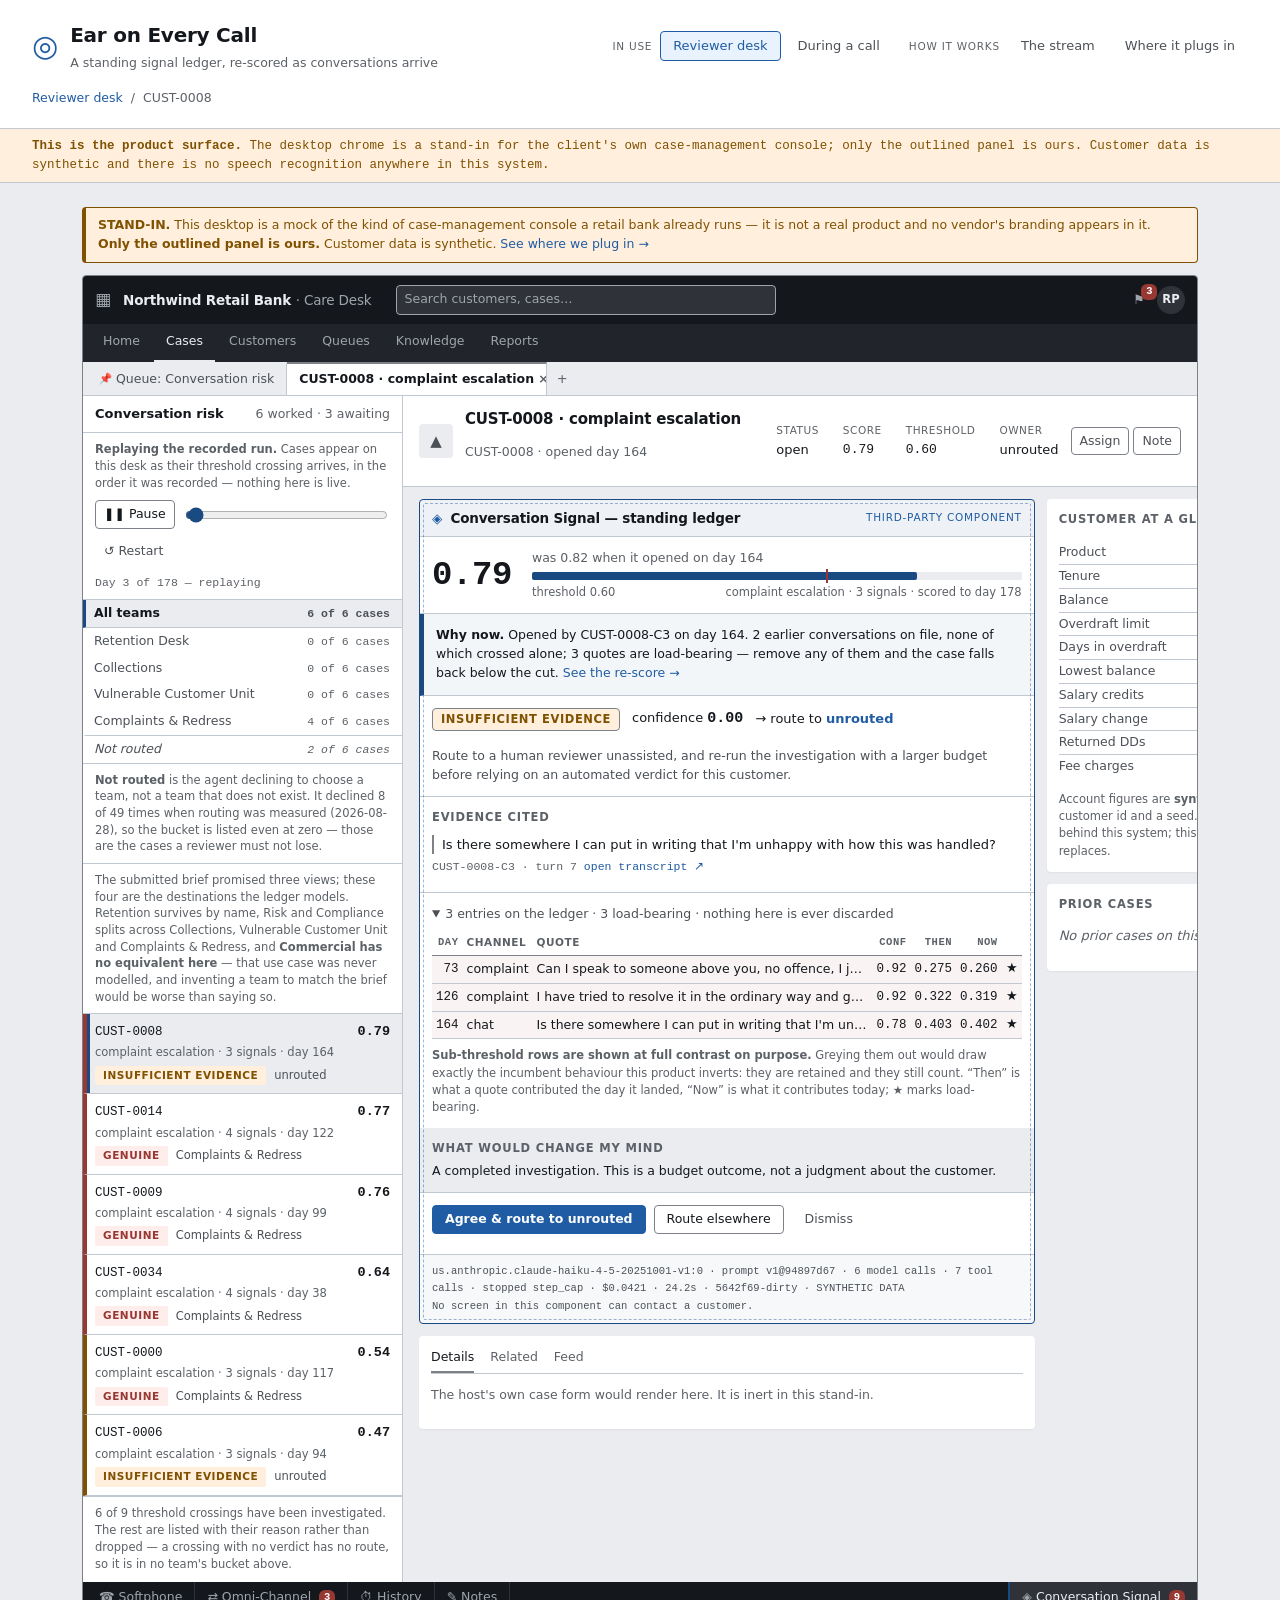
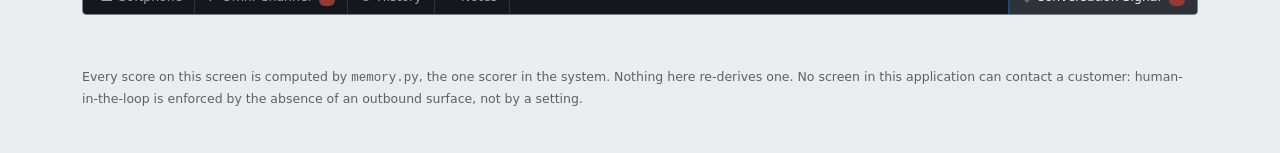
<file: ui/index.html>
<!doctype html>
<html lang="en">
<head>
  <meta charset="utf-8">
  <meta name="viewport" content="width=device-width, initial-scale=1">
  <title>Ear on Every Call — reviewer</title>
  <link rel="stylesheet" href="styles.css">
  <link rel="stylesheet" href="demo.css">
  <link rel="stylesheet" href="console.css">
</head>
<body>
  <!--
    No build step, on purpose. CodeBuild is blocked (W9) and a demo must survive a room with no
    wifi and no toolchain (D-004), so these are static files that open straight from disk.
    `data.js` and `stream.js` are generated by tools/ui_fixture.py and tools/stream_fixture.py;
    a <script src> loads over file:// where a fetch() of a sibling JSON does not.

    Load order is load-bearing. util.js defines the escaping and formatting both screens share;
    the two data files assign their globals; live.js defines the demo screens; app.js routes and
    must be last, because it renders on evaluation.

    Served from `earshot stream --serve` the same files gain a live mode: live.js probes
    /live/meta and, if a server answers, offers an EventSource that paints frames as real Bedrock
    calls produce them. Over file:// that probe fails silently and the recorded replay stands.
  -->
  <header class="topbar">
    <div class="brand">
      <span class="mark" aria-hidden="true">◎</span>
      <div>
        <h1>Ear on Every Call</h1>
        <p class="sub">A standing signal ledger, re-scored as conversations arrive</p>
      </div>
    </div>
    <nav id="mainnav" class="mainnav" aria-label="Sections"></nav>
    <nav id="crumbs" class="crumbs" aria-label="Breadcrumb"></nav>
  </header>

  <!-- Provenance, always on screen. A screenshot outlives the caveat someone says next to it. -->
  <div id="provenance" class="provenance" role="note"></div>

  <main id="view" class="view" tabindex="-1"></main>

  <footer class="foot">
    <p>
      Every score on this screen is computed by <code>memory.py</code>, the one scorer in the
      system. Nothing here re-derives one. No screen in this application can contact a customer:
      human-in-the-loop is enforced by the absence of an outbound surface, not by a setting.
    </p>
  </footer>

  <script src="util.js"></script>
  <script src="data.js"></script>
  <script src="stream.js"></script>
  <script src="live.js"></script>
  <script src="console.js"></script>
  <script src="app.js"></script>
</body>
</html>
</file>
<file: ui/styles.css>
/* The design system, and the explanatory screens: the stream, the retro re-score, the
 * transcript, the deployment map.
 *
 * `console.css` styles the *product* half — our panel inside a stand-in of the client's desktop —
 * and these two are deliberately siblings rather than twins. The console is dense chrome a bank
 * employee lives in; these are a documented argument about why the numbers on it are true. One
 * type scale, one radius, one spacing rhythm, one neutral ramp, one set of semantic colours.
 * Quieter surfaces here, denser body type there.
 *
 * ---------------------------------------------------------------------------------------------
 * THE NEUTRAL RAMP is generated, not picked. Sixteen steps at a fixed hue (255°) and a low, near
 * constant chroma (0.012, tapered to 0 at pure white so the lightest step is not visibly blue),
 * with OKLCH lightness stepping evenly from 0.150 to 1.000 — L(i) = 0.15 + i × (0.85 / 15). Even
 * steps in OKLCH are even steps to the eye, which is what arbitrary greys are not: `#171b21` next
 * to `#1e242c` is two colours from two different afternoons, and it reads that way. Emitted as
 * hex rather than left as `oklch()` because this page opens from `file://` on a laptop nobody
 * controls, and a colour is not the place to spend a browser-support argument.
 *
 * Both themes index into the SAME ramp. Light takes 15/14/13 for its surfaces and 01/05/06 for
 * its inks; dark takes 00/01/02 and 14/11/09. That is what makes the two themes one design rather
 * than a design and its inversion.
 *
 * SEMANTIC COLOURS are generated the same way: one OKLCH lightness per theme (0.475 light, 0.780
 * dark) held across all four hues — accent 255°, ok 155°, warn 72°, bad 27° — so no state shouts
 * over another. `--x-soft` is the same hue at L 0.960 / 0.262.
 *
 * ELEVATION IS SURFACE, NOT OUTLINE. Three surfaces, one ramp step apart, plus `--edge`: a
 * one-pixel inset top highlight in dark, a barely-there drop shadow in light. Hairlines separate
 * rows inside one surface; they are not how a box proves it is a box.
 *
 * ACCENT vs ACCENT-INK is load-bearing. `--accent` is the tenant's identity colour and
 * `console.js` / `live.js` override it inline per deployment, so it can be any hex a client hands
 * us — it draws seams, stripes, fills and marks, and is gated at 3:1 as a UI boundary.
 * `--accent-ink` is the accent-coloured TEXT colour and is never overridden, because no single
 * hue clears 4.5:1 against both white and near-black and a client's brand colour cannot be asked
 * to. `--on-accent` is what sits on top of an `--accent-ink` fill.
 *
 * `node ui/contrast.mjs` re-derives every foreground/background pair these tokens are actually
 * used in, from this file and `console.css`, and fails below 4.5:1 for text or 3:1 for a UI
 * boundary. Change a colour here and run it.
 * --------------------------------------------------------------------------------------------- */

:root {
  /* ---- neutral ramp: OKLCH(L, 0.012, 255), L = 0.15 + i × 0.85/15 -------------------------- */
  --n-00: #080b10;
  --n-01: #14181d;
  --n-02: #21252b;
  --n-03: #2f3339;
  --n-04: #3d4248;
  --n-05: #4c5157;
  --n-06: #5c6167;
  --n-07: #6c7178;
  --n-08: #7c8288;
  --n-09: #8d939a;
  --n-10: #9fa4ab;
  --n-11: #b0b6bd;
  --n-12: #c2c8cf;
  --n-13: #d6dae0;
  --n-14: #eaecf0;
  --n-15: #ffffff;

  /* ---- surfaces, inks, rules (light) -------------------------------------------------------- */
  --bg: var(--n-14);
  --panel: var(--n-15);
  --panel-2: var(--n-13);   /* an inset FILL: bar tracks, code, quote grounds. Not a text ground. */
  --hi: var(--n-14);        /* hover / selected surface */
  --ink: var(--n-01);
  --ink-2: var(--n-05);
  --ink-3: var(--n-06);
  --line: var(--n-12);          /* decorative rule between rows of one surface */
  --line-strong: var(--n-08);   /* a boundary that identifies a control or a region */
  --edge: 0 1px 2px rgba(8, 11, 16, 0.05);

  /* ---- semantic: OKLCH(0.475, 0.130, h), soft at OKLCH(0.960, 0.030, h) ---------------------- */
  --accent: #205ca3;        /* identity. Overridden per tenant, inline. Never carries text. */
  --accent-ink: #205ca3;    /* accent-coloured text. Ours, never overridden. */
  --on-accent: #ffffff;     /* text on an --accent-ink fill */
  /* The tenant colour, pushed until it can be seen against the surface it is drawn on: toward
     black in light, toward white in dark. The correction is monotone — it always moves away from
     the ground — so it works for any hex a client hands us, which the raw `--accent` does not.
     Every boundary and every graphical mark drawn in the client's colour uses this. */
  --accent-edge: color-mix(in srgb, var(--accent) 80%, #000000);
  --accent-soft: #e9f3ff;
  --ok: #006f3d;
  --ok-soft: #e3f8e9;
  --warn: #7f5100;
  --warn-soft: #ffefdc;
  --bad: #983832;
  --bad-soft: #ffedeb;
  --on-state: #ffffff;      /* text on a solid --ok / --warn / --bad fill */
  --focus: var(--accent-ink);

  /* ---- type: one scale, both halves --------------------------------------------------------- */
  --fs-1: 10.5px;   /* micro caps — badges, field labels, provenance */
  --fs-2: 11.5px;   /* dense meta */
  --fs-3: 12.5px;   /* secondary text and notes */
  --fs-4: 13px;     /* console body — the denser half */
  --fs-5: 13.5px;   /* document body */
  --fs-6: 15px;     /* card and section titles */
  --fs-7: 17px;     /* screen title */
  --fs-8: 20px;     /* page title */
  --fs-9: 30px;     /* the mark */
  --fs-10: 34px;    /* the one big score */
  --lh: 1.55;
  --tr-tight: -0.012em;   /* large text pulls in */
  --tr-caps: 0.07em;      /* small caps open out */
  --tr-caps-2: 0.05em;

  /* ---- rhythm: one 4px base ----------------------------------------------------------------- */
  --s-0: 2px;
  --s-1: 4px;
  --s-2: 8px;
  --s-3: 12px;
  --s-4: 16px;
  --s-5: 20px;
  --s-6: 24px;
  --s-7: 32px;
  --s-8: 40px;

  --radius-sm: 2px;
  --radius: 4px;
  --radius-lg: 6px;

  /* Local stacks only. This page opens from disk with no network; a webfont request that fails
     silently in the room is not a font choice, it is a bug with a fallback. */
  --mono: ui-monospace, "SFMono-Regular", "Cascadia Mono", Menlo, Consolas, monospace;
  --sans: system-ui, -apple-system, "Segoe UI Variable Text", "Segoe UI", Roboto, "Helvetica Neue",
    Arial, sans-serif;
}

@media (prefers-color-scheme: dark) {
  :root {
    --bg: var(--n-00);
    --panel: var(--n-01);
    --panel-2: var(--n-02);
    --hi: var(--n-02);
    --ink: var(--n-14);
    --ink-2: var(--n-11);
    --ink-3: var(--n-09);
    --line: var(--n-03);
    --line-strong: var(--n-07);
    /* Dark elevation is a lit top edge, not an outline and not a drop shadow: a raised surface in
       a dark room catches light on its lip. One pixel, 4.5% white. */
    --edge: inset 0 1px 0 rgba(255, 255, 255, 0.045);

    --accent: #8cbaf7;
    --accent-ink: #8cbaf7;
    --on-accent: var(--n-00);
    --accent-edge: color-mix(in srgb, var(--accent) 80%, #ffffff);
    --accent-soft: #182536;
    --ok: #82cb9b;
    --ok-soft: #152a1d;
    --warn: #dfad6d;
    --warn-soft: #2f2210;
    --bad: #f19f95;
    --bad-soft: #341e1b;
    --on-state: var(--n-00);
  }
}

* { box-sizing: border-box; }

body {
  margin: 0;
  background: var(--bg);
  color: var(--ink);
  font-family: var(--sans);
  font-size: var(--fs-5);
  line-height: var(--lh);
  -webkit-font-smoothing: antialiased;
}

/* A reviewer console is a keyboard tool. The ring is the accent-ink at full strength with an
   offset, so it reads against a row fill as well as against a panel, in both themes. */
:focus-visible {
  outline: 2px solid var(--focus);
  outline-offset: 2px;
}

/* ---- chrome -------------------------------------------------------------------- */

.topbar {
  display: flex;
  flex-wrap: wrap;
  gap: var(--s-4);
  align-items: center;
  justify-content: space-between;
  padding: var(--s-5) var(--s-7);
  background: var(--panel);
  border-bottom: 1px solid var(--line);
  box-shadow: var(--edge);
}

.brand { display: flex; align-items: center; gap: var(--s-3); }
.mark { font-size: var(--fs-9); color: var(--accent-ink); line-height: 1; }
.topbar h1 { margin: 0; font-size: var(--fs-8); letter-spacing: var(--tr-tight); font-weight: 600; }
.sub { margin: var(--s-0) 0 0; color: var(--ink-3); font-size: var(--fs-3); }

.crumbs {
  display: flex; gap: var(--s-2); align-items: center;
  font-size: var(--fs-3); color: var(--ink-3);
}
.crumbs a { color: var(--accent-ink); text-decoration: none; }
.crumbs a:hover { text-decoration: underline; }

.provenance {
  padding: var(--s-2) var(--s-7);
  background: var(--warn-soft);
  border-bottom: 1px solid var(--line);
  color: var(--warn);
  font-family: var(--mono);
  font-size: var(--fs-3);
  font-variant-numeric: tabular-nums;
  line-height: 1.5;
}
.provenance strong { font-weight: 700; }

.view { padding: var(--s-6) var(--s-7) var(--s-8); max-width: 1180px; margin: 0 auto; }
/* Routing focuses #view programmatically so a screen reader lands on the new screen. That is not
   a keyboard focus and must not draw a ring; a real tab into it still does. */
.view:focus { outline: none; }
.view:focus-visible { outline: 2px solid var(--focus); outline-offset: -2px; }

.foot {
  padding: 0 var(--s-7) var(--s-7);
  max-width: 1180px;
  margin: 0 auto;
  color: var(--ink-3);
  font-size: var(--fs-3);
}
.foot code { font-family: var(--mono); }

/* ---- shared -------------------------------------------------------------------- */

h2 {
  font-size: var(--fs-6); margin: 0 0 var(--s-1);
  letter-spacing: var(--tr-tight); font-weight: 600;
}
h3 {
  font-size: var(--fs-2); margin: 0 0 var(--s-2);
  text-transform: uppercase; letter-spacing: var(--tr-caps);
  color: var(--ink-3); font-weight: 600;
}
.lede { margin: 0 0 var(--s-5); color: var(--ink-2); max-width: 74ch; }

.panel {
  background: var(--panel);
  border: 1px solid var(--line);
  border-radius: var(--radius);
  padding: var(--s-4);
  margin-bottom: var(--s-4);
  box-shadow: var(--edge);
}

.grid { display: grid; gap: var(--s-4); grid-template-columns: repeat(auto-fit, minmax(280px, 1fr)); }

.kv {
  display: grid; grid-template-columns: max-content 1fr;
  gap: var(--s-1) var(--s-4); font-size: var(--fs-5);
}
.kv dt { color: var(--ink-3); }
.kv dd { margin: 0; font-family: var(--mono); font-variant-numeric: tabular-nums; }

.badge {
  display: inline-block;
  padding: var(--s-0) var(--s-2);
  border-radius: var(--radius-sm);
  text-transform: uppercase;
  font-size: var(--fs-1);
  font-weight: 700;
  letter-spacing: var(--tr-caps-2);
  white-space: nowrap;
}
.badge.ok { background: var(--ok-soft); color: var(--ok); }
.badge.warn { background: var(--warn-soft); color: var(--warn); }
.badge.bad { background: var(--bad-soft); color: var(--bad); }
/* `--ink-2`, not `--ink-3`: a muted badge sits on an inset fill and still has to be read. */
.badge.mute { background: var(--panel-2); color: var(--ink-2); }

/* Numbers align or they are not a column. Applied by class where a number is inline, and on the
   table, list and meter elements wherever numbers sit under each other. */
.num { font-family: var(--mono); font-variant-numeric: tabular-nums; }

/* ---- the ranked queue ---------------------------------------------------------- */

.table-wrap { overflow-x: auto; }
table {
  border-collapse: collapse; width: 100%;
  font-size: var(--fs-5); font-variant-numeric: tabular-nums;
}
th, td { text-align: left; padding: var(--s-2) var(--s-3); border-bottom: 1px solid var(--line); }
th {
  font-size: var(--fs-2);
  text-transform: uppercase;
  letter-spacing: var(--tr-caps-2);
  color: var(--ink-3);
  font-weight: 600;
  white-space: nowrap;
}
tbody tr { cursor: pointer; }
tbody tr:hover { background: var(--hi); }
td.right, th.right { text-align: right; }

.score { display: flex; align-items: center; gap: var(--s-2); justify-content: flex-end; }
.bar { width: 66px; height: 6px; border-radius: var(--radius-sm); background: var(--panel-2); overflow: hidden; }
.bar > i { display: block; height: 100%; background: var(--accent-edge); }

/* ---- evidence chain and the retro beat ------------------------------------------ */

.quote {
  margin: 0;
  padding: var(--s-2) var(--s-3);
  border-left: 3px solid var(--accent-edge);
  background: var(--panel-2);
  border-radius: 0 var(--radius) var(--radius) 0;
  font-size: var(--fs-5);
}
.quote cite {
  display: block; margin-top: var(--s-1);
  color: var(--ink-2); font-size: var(--fs-3); font-style: normal; font-family: var(--mono);
}

.chain { list-style: none; margin: 0; padding: 0; }
.chain li { padding: var(--s-3) 0; border-bottom: 1px solid var(--line); }
.chain li:last-child { border-bottom: 0; }
.chain .head {
  display: flex; flex-wrap: wrap; gap: var(--s-2);
  align-items: baseline; margin-bottom: var(--s-2);
}
.chain .day {
  font-family: var(--mono); font-size: var(--fs-3);
  color: var(--ink-3); font-variant-numeric: tabular-nums;
}

.retro {
  display: flex; align-items: center; gap: var(--s-2); flex-wrap: wrap;
  font-family: var(--mono); font-size: var(--fs-3); font-variant-numeric: tabular-nums;
}
.retro .then { color: var(--ink-3); }
.retro .arrow { color: var(--ink-3); }
.retro .now { color: var(--ink); font-weight: 600; }
.retro .delta.up { color: var(--ok); }
.retro .delta.flat { color: var(--ink-3); }

.track {
  position: relative; height: 8px; border-radius: var(--radius);
  background: var(--panel-2); margin: var(--s-2) 0 var(--s-0);
}
.track > .then-mark, .track > .now-mark { position: absolute; top: -3px; width: 2px; height: 14px; }
.track > .then-mark { background: var(--ink-3); }
.track > .now-mark { background: var(--accent-edge); }
.track > .span { position: absolute; top: 0; height: 8px; background: var(--accent-soft); }
.track > .cut { position: absolute; top: -4px; width: 2px; height: 16px; background: var(--bad); }

.note { color: var(--ink-3); font-size: var(--fs-3); margin: var(--s-3) 0 0; max-width: 78ch; }

/* ---- transcript ------------------------------------------------------------------ */

.turns { list-style: none; margin: 0; padding: 0; }
.turns li {
  display: grid; grid-template-columns: 90px 1fr; gap: var(--s-3);
  padding: var(--s-2); border-radius: var(--radius);
}
.turns li.cited { background: var(--accent-soft); }
.turns .who {
  color: var(--ink-3); font-family: var(--mono); font-size: var(--fs-2);
  text-transform: uppercase; letter-spacing: var(--tr-caps-2);
}

/* ---- steps ------------------------------------------------------------------------ */

.steps {
  list-style: none; margin: 0; padding: 0;
  font-family: var(--mono); font-size: var(--fs-3); font-variant-numeric: tabular-nums;
}
.steps li {
  display: grid; grid-template-columns: 26px 62px 1fr; gap: var(--s-2);
  padding: var(--s-1) 0; border-bottom: 1px solid var(--line);
}
.steps li:last-child { border-bottom: 0; }
.steps .kind { color: var(--accent-ink); }

.empty { color: var(--ink-3); font-style: italic; }

a.plain { color: var(--accent-ink); text-decoration: none; }
a.plain:hover { text-decoration: underline; }

@media (max-width: 640px) {
  .topbar, .provenance, .view, .foot { padding-left: var(--s-4); padding-right: var(--s-4); }
  .turns li { grid-template-columns: 1fr; gap: var(--s-0); }
}
</file>
<file: ui/demo.css>
/* The explanatory half: the two-group nav, the arrival stream, and the deployment map.
 *
 * Three stylesheets, and the split is not filing. `console.css` is the *product* — our panel
 * inside a stand-in of the client's desktop, dense chrome someone works in all day. `styles.css`
 * holds the design system (ramp, semantic colours, type scale, spacing rhythm, radii) and the
 * document screens. This file holds the stream, which is the one screen that deliberately MOVES:
 * rows slide when the queue re-ranks and transcript turns reveal as they arrive, because the
 * motion is the argument. Nothing in the console animates, and keeping the two in one file is how
 * a transition ends up on a table nobody wanted one on.
 *
 * Every token comes from `styles.css`, which loads first. Nothing here defines a colour, a size
 * or a spacing value of its own. `--accent` is re-pointed per deployment by an inline style, so
 * it is used for fills, marks and identity bands only; accent-coloured TEXT is `--accent-ink`,
 * which is ours and contrast-checked. See the header of `styles.css`.
 */

.mainnav { display: flex; gap: var(--s-1); }
.navlink {
  padding: var(--s-1) var(--s-3);
  border-radius: var(--radius);
  font-size: var(--fs-4);
  text-decoration: none;
  color: var(--ink-2);
  border: 1px solid transparent;
}
.navlink:hover { background: var(--hi); }
.navlink.on { background: var(--accent-soft); color: var(--accent-ink); border-color: var(--accent-ink); }

.muted { color: var(--ink-3); }
.small { font-size: var(--fs-3); }
.mini {
  font-size: var(--fs-2); text-transform: uppercase; letter-spacing: var(--tr-caps);
  color: var(--ink-3); margin: var(--s-4) 0 var(--s-2);
}
.kv.tight dt, .kv.tight dd { padding: var(--s-0) 0; }

/* ---- portfolio -------------------------------------------------------------------- */

.cards { display: grid; grid-template-columns: repeat(auto-fit, minmax(300px, 1fr)); gap: var(--s-4); }
/* The one place a tenant's own colour appears in the document half: an identity band, no text. */
.tenant-card { border-top: 3px solid var(--accent-edge); }
.tenant-head { display: flex; gap: var(--s-3); align-items: flex-start; }
.tenant-head h3 { margin: 0; }
.tenant-card .dot,
.pill .dot {
  width: 10px; height: 10px; border-radius: 50%;
  background: var(--accent-edge); flex: none; margin-top: var(--s-1);
}
.book { color: var(--ink-2); font-size: var(--fs-5); margin: var(--s-2) 0 var(--s-3); }

.teams { list-style: none; margin: 0; padding: 0; }
.teams li {
  display: grid; grid-template-columns: 1fr 90px 28px;
  gap: var(--s-2); align-items: center; padding: var(--s-1) 0; font-size: var(--fs-4);
}
.team-bar { height: 6px; border-radius: var(--radius-sm); background: var(--panel-2); overflow: hidden; }
.team-bar > i { display: block; height: 100%; background: var(--accent-edge); }
.teams .num { text-align: right; color: var(--ink-2); }

/* ---- the stream ------------------------------------------------------------------- */

.stream { display: flex; flex-direction: column; gap: var(--s-3); }
.stream-head h2 { margin: 0 0 var(--s-1); }

.pills { display: flex; gap: var(--s-2); flex-wrap: wrap; }
.pill {
  display: flex; align-items: center; gap: var(--s-2);
  padding: var(--s-2) var(--s-3); border-radius: var(--radius);
  border: 1px solid var(--line-strong); background: var(--panel);
  text-decoration: none; color: var(--ink-2); font-size: var(--fs-4);
}
.pill.on { border-color: var(--accent-ink); background: var(--accent-soft); color: var(--ink); }
.pill-sub { color: var(--ink-3); font-size: var(--fs-3); }

/* Provenance for the stream sits inside the screen as well as in the page banner. A screenshot
   of the stage is what ends up in someone else's deck, and it has to carry its own caveats — so
   it is bordered in its own colour rather than in a hairline that a crop can lose. */
.prov-inline {
  background: var(--warn-soft);
  color: var(--warn);
  border: 1px solid var(--warn);
  border-left-width: 4px;
  border-radius: var(--radius);
  padding: var(--s-2) var(--s-3);
  font-size: var(--fs-3);
  font-family: var(--mono);
  font-variant-numeric: tabular-nums;
  line-height: 1.7;
}
.prov-inline code { font-size: var(--fs-3); }

.transport {
  display: flex; flex-wrap: wrap; gap: var(--s-2); align-items: center;
  background: var(--panel); border: 1px solid var(--line);
  border-radius: var(--radius); padding: var(--s-2) var(--s-3);
  box-shadow: var(--edge);
}
.tbtn {
  font: inherit; font-size: var(--fs-4);
  padding: var(--s-1) var(--s-3); border-radius: var(--radius);
  border: 1px solid var(--line-strong); background: var(--panel);
  color: var(--ink); cursor: pointer;
}
.tbtn:hover { background: var(--hi); border-color: var(--accent-ink); }
.tbtn.small { font-size: var(--fs-3); padding: var(--s-0) var(--s-2); }
.tbtn.on { background: var(--accent-soft); color: var(--accent-ink); border-color: var(--accent-ink); }
.tbtn.live-btn {
  margin-left: auto; background: var(--bad-soft);
  color: var(--bad); border-color: var(--bad);
}
.speeds { display: flex; gap: var(--s-1); }
.scrub { flex: 1 1 220px; min-width: 160px; accent-color: var(--accent-ink); }
.pos { font-family: var(--mono); font-size: var(--fs-3); color: var(--ink-3); font-variant-numeric: tabular-nums; }
.badge.live { animation: pulse 1.4s ease-in-out infinite; }

@keyframes pulse { 0%, 100% { opacity: 1; } 50% { opacity: .45; } }

.stage { display: grid; grid-template-columns: 1.15fr 1fr 1.1fr; gap: var(--s-3); align-items: start; }
@media (max-width: 1100px) { .stage { grid-template-columns: 1fr; } }

/* The call panel. Turns reveal on a staggered CSS delay rather than a JS timer: it restarts
   cleanly on every frame, survives a scrub backwards, and cannot leak an interval on a route
   change. What is being reproduced is the arrival of a transcript, never an audio pipeline --
   there is no speech recognition in this system and no waveform is drawn anywhere. */
.call .turns.live li {
  position: relative;
  animation: rise .32s ease both;
  animation-delay: calc(var(--k) * 55ms);
  font-size: var(--fs-5);
  grid-template-columns: 72px 1fr;
}
.call .turns.live li.hit { background: var(--bad-soft); }
.call .flag {
  grid-column: 2;
  font-family: var(--mono); font-size: var(--fs-2);
  color: var(--bad); text-transform: uppercase; letter-spacing: var(--tr-caps-2);
  margin-top: var(--s-1);
}
@keyframes rise {
  from { opacity: 0; transform: translateY(6px); }
  to { opacity: 1; transform: none; }
}

.readbar {
  display: flex; justify-content: space-between; gap: var(--s-3); flex-wrap: wrap;
  margin-top: var(--s-3); padding-top: var(--s-2); border-top: 1px solid var(--line);
  font-family: var(--mono); font-size: var(--fs-3); color: var(--ink-3);
  font-variant-numeric: tabular-nums;
}

/* The ledger panel: one meter, two marks -- what the customer scored before this conversation
   landed and what they score after it -- with the threshold drawn on the same axis. "Crossed"
   is then something a viewer sees rather than something a caption asserts. */
.scoremeter { margin: var(--s-3) 0 var(--s-2); }
.meter {
  position: relative; height: 20px; border-radius: var(--radius-sm);
  background: var(--panel-2); overflow: hidden;
}
.meter > .fill {
  position: absolute; inset: 0 auto 0 0; background: var(--accent-edge);
  transition: width .5s cubic-bezier(.2,.7,.2,1);
}
.meter > .was { position: absolute; inset: 0 auto 0 0; background: var(--ink-3); }
.meter > .cut { position: absolute; top: -2px; width: 3px; height: 26px; background: var(--bad); }
.meterlabels {
  display: flex; justify-content: space-between; gap: var(--s-2); margin-top: var(--s-1);
  font-family: var(--mono); font-size: var(--fs-3); color: var(--ink-3);
  font-variant-numeric: tabular-nums;
}
.meterlabels .big { font-size: var(--fs-7); color: var(--ink); font-weight: 700; }
.meterlabels .delta.up { color: var(--ok); }

.crossbanner {
  margin: var(--s-3) 0 var(--s-1); padding: var(--s-3);
  border-radius: var(--radius);
  background: var(--bad-soft); color: var(--bad);
  border: 1px solid var(--bad); border-left-width: 4px;
  font-weight: 700; font-size: var(--fs-5);
  animation: flash .5s ease;
}
.crossbanner .sub { display: block; margin-top: var(--s-1); font-weight: 400; font-size: var(--fs-3); }
@keyframes flash {
  from { transform: scale(.985); opacity: .3; }
  to { transform: none; opacity: 1; }
}

/* The live board. Rows are absolutely positioned and moved by transform, so a re-rank slides.
   Re-ranking is the beat being demonstrated, and an innerHTML swap makes it invisible. */
.boardrows { position: relative; transition: height .4s ease; }
.boardrow {
  position: absolute; left: 0; right: 0; height: 40px;
  display: grid; grid-template-columns: 88px 1fr 90px 52px 68px;
  gap: var(--s-2); align-items: center;
  padding: 0 var(--s-2); border-radius: var(--radius);
  font-size: var(--fs-3); font-variant-numeric: tabular-nums;
  transition: transform .45s cubic-bezier(.2,.7,.2,1), background .3s;
}
.boardrow .cid, .boardrow .num { font-family: var(--mono); }
.boardrow .sig {
  color: var(--ink-3); overflow: hidden;
  text-overflow: ellipsis; white-space: nowrap;
}
.boardrow .state {
  font-size: var(--fs-2); color: var(--ink-3); text-align: right;
  text-transform: uppercase; letter-spacing: var(--tr-caps-2);
}
.boardrow .bar { position: relative; width: 100%; height: 7px; }
.boardrow .bar > i { transition: width .45s ease; }
.boardrow .bar > .cut {
  position: absolute; top: -2px; width: 2px; height: 11px; background: var(--bad);
}
.boardrow.touched { background: var(--accent-soft); }
.boardrow.over .num { color: var(--bad); font-weight: 700; }
.boardrow.open { background: var(--bad-soft); }
.boardrow.open .state { color: var(--bad); }

.ticker {
  display: flex; flex-wrap: wrap; gap: var(--s-6);
  background: var(--panel); border: 1px solid var(--line);
  border-radius: var(--radius); padding: var(--s-3) var(--s-4);
  font-size: var(--fs-3); color: var(--ink-3);
  box-shadow: var(--edge);
}
.ticker b {
  font-family: var(--mono); font-size: var(--fs-6); color: var(--ink);
  margin-right: var(--s-1); font-variant-numeric: tabular-nums;
}

.decided { list-style: none; margin: 0; padding: 0; }
.decided li { border-bottom: 1px solid var(--line); }
.decided li:last-child { border-bottom: 0; }
.decided a, .decided li.livecase {
  display: flex; flex-wrap: wrap; gap: var(--s-3); align-items: center;
  padding: var(--s-2) var(--s-1); text-decoration: none; color: inherit;
}
.decided a:hover { background: var(--hi); }
.decided .cid { font-family: var(--mono); }
.decided .team { color: var(--accent-ink); font-size: var(--fs-4); }
.decided .muted { font-size: var(--fs-3); font-family: var(--mono); }

/* The two-group nav: "In use", then "How it works". The group label is what makes the split
   legible -- without it the four links read as one undifferentiated menu, and the framing of the
   whole demo (this is the product; this is why it is true) is lost. */
.navgroup {
  align-self: center;
  margin: 0 var(--s-1) 0 var(--s-3);
  font-size: var(--fs-1);
  text-transform: uppercase;
  letter-spacing: var(--tr-caps);
  color: var(--ink-3);
}
.navgroup:first-child { margin-left: 0; }
.mainnav { align-items: center; flex-wrap: wrap; }

/* Motion here is functional -- it reproduces arrival order and re-ranking, which are the two
   things being demonstrated. It is still motion, and someone who has asked their system not to
   animate must see every row and every rank. */
@media (prefers-reduced-motion: reduce) {
  .call .turns.live li,
  .crossbanner { animation: none; }
  .boardrow,
  .boardrows,
  .meter > .fill,
  .boardrow .bar > i { transition: none; }
  .badge.live { animation: none; }
}
</file>
<file: ui/console.css>
/* The reviewer console: stand-in chrome, and our panel inside it.
 *
 * Every convention here was found documented by two or more enterprise vendors independently,
 * which is what makes it category convention rather than anyone's trade dress: a workspace tab
 * strip for open work items, a split-view list beside a record region, a docked bottom utility
 * bar whose items pop panels upward and persist across tabs, status pills coloured by state, and
 * a 4px coloured left border marking severity on alert rows.
 *
 * What is deliberately NOT here: any vendor logo, wordmark, brand hex or icon set. Salesforce Sans
 * is licensed only for use inside Salesforce; SLDS icon SVGs are CC BY-ND, so recolouring one is
 * plausibly a derivative; Amazon Ember is proprietary. Type is a system stack, marks are text
 * glyphs we drew ourselves, and the seam colour comes from the tenant profile.
 *
 * Density is the point. 13px body, 12px floor (a documented accessibility minimum in Cloudscape),
 * tabular numerals wherever a number appears so columns line up, one 4px corner radius rather
 * than the 10px that reads consumer-SaaS.
 *
 * ---------------------------------------------------------------------------------------------
 * NO TOKEN IS INVENTED HERE. Every colour below indexes the ramp and the semantic set defined in
 * `styles.css`, which is what makes the two halves one design system rather than two stylesheets
 * that happen to agree. The `--c-*` names remain, because they carry the console's own *roles* —
 * chrome is not a panel, a frame surface is not a page background — and scoping them to `.cns`
 * is what keeps the explanatory screens from inheriting a desktop's density.
 *
 * TWO ACCENTS, AND THE SPLIT IS THE POINT.
 *   `--c-seam`  = `var(--accent)`, which `console.js` overrides inline with the tenant's own hex.
 *                 It draws the boundary of our panel and nothing else. A client brand colour is
 *                 whatever the client says it is, so it is never asked to carry text — it is
 *                 gated only as a UI boundary, at 3:1.
 *   `--accent-ink` = ours, per theme, contrast-checked. Every accent-coloured word on the screen.
 *
 * The host chrome is now entirely neutral. Colouring a stand-in of someone else's product with
 * OUR accent was the thing that made the seam hard to see: if the whole desktop is blue, a blue
 * rectangle inside it is not a boundary. The only saturated thing in the client's console is the
 * edge of our panel, which is exactly the claim the screen is making.
 * --------------------------------------------------------------------------------------------- */

.cns {
  /* Console-local ROLES over the shared ramp. Scoped to `.cns` so the explanatory screens keep
     the document density and the two halves of the demo stay visually distinct. */
  --c-chrome: var(--n-01);        /* the host's app bar and utility bar */
  --c-chrome-2: var(--n-02);      /* the host's second nav row */
  --c-chrome-3: var(--n-03);      /* inset controls inside the chrome */
  --c-chrome-line: var(--n-03);   /* a separator between items on the chrome, identifying nothing */
  --c-chrome-ink: var(--n-14);
  --c-chrome-ink-2: var(--n-10);
  /* The chrome strips are dark in BOTH themes, so a theme-swapped `--bad` goes near-maroon on
     them in light mode. These two are fixed: same hue as `--bad`, at a lightness that reads on a
     dark bar and still carries a white label. */
  --c-chrome-bad: #c54e45;
  --c-chrome-live: #f19f95;
  --c-surface: var(--n-14);       /* the workspace ground the record region sits on */
  --c-panel: var(--n-15);         /* a card, a list, a record */
  --c-hi: var(--n-14);            /* hover and selection */
  --c-ink: var(--n-01);
  --c-ink-2: var(--n-05);
  --c-ink-3: var(--n-06);
  --c-line: var(--n-12);          /* a rule between rows of one surface */
  --c-line-strong: var(--n-08);   /* a boundary that identifies a control or a region */
  --c-seam: var(--accent-edge);   /* tenant identity — boundaries only, never text */
  --c-radius: var(--radius);      /* one radius across both halves */
  --c-mono: var(--mono);

  font-size: var(--fs-4);
  line-height: 1.5;
}

@media (prefers-color-scheme: dark) {
  .cns {
    --c-chrome: var(--n-00);
    --c-chrome-2: var(--n-01);
    --c-chrome-3: var(--n-02);
    --c-chrome-line: var(--n-02);
    --c-surface: var(--n-00);
    --c-panel: var(--n-01);
    --c-hi: var(--n-02);
    --c-ink: var(--n-14);
    --c-ink-2: var(--n-11);
    --c-ink-3: var(--n-09);
    --c-line: var(--n-03);
    --c-line-strong: var(--n-07);
  }
}

.cns .num {
  font-family: var(--c-mono);
  font-variant-numeric: tabular-nums;
}

/* Anywhere a column of numbers has to line up, whether or not the markup remembered `.num`. */
.cns table,
.cns .cns-qscore,
.cns .cns-teamn,
.cns .op-big,
.cns .op-conf,
.cns .cns-timer {
  font-variant-numeric: tabular-nums;
}

/* The stand-in label. Above the chrome, not inside it, and never collapsible: a screenshot of
   this page ends up in someone else's deck without whatever was said out loud beside it. The
   left rule is 4px so a crop that keeps the frame keeps the label with it. */
.cns-standin {
  background: var(--warn-soft);
  color: var(--warn);
  border: 1px solid var(--warn);
  border-left-width: 4px;
  border-radius: var(--c-radius);
  padding: var(--s-2) var(--s-3);
  font-size: var(--fs-3);
  margin-bottom: var(--s-3);
}

.cns-frame {
  border: 1px solid var(--c-line-strong);
  border-radius: var(--c-radius);
  overflow: hidden;
  background: var(--c-surface);
  color: var(--c-ink);
  display: flex;
  flex-direction: column;
  min-height: 760px;
}

/* ---- chrome ------------------------------------------------------------------------------- */

.cns-global {
  height: 48px;
  display: flex;
  align-items: center;
  gap: var(--s-3);
  padding: 0 var(--s-3);
  background: var(--c-chrome);
  color: var(--c-chrome-ink);
}
.cns-appswitch { font-size: var(--fs-7); color: var(--c-chrome-ink-2); }
.cns-app { font-size: var(--fs-5); font-weight: 600; letter-spacing: var(--tr-tight); }
.cns-appsub { font-weight: 400; color: var(--c-chrome-ink-2); }
.cns-search {
  width: 380px; height: 30px; display: flex; align-items: center;
  padding: 0 var(--s-2); margin-left: var(--s-3);
  background: var(--c-chrome-3);
  border: 1px solid var(--c-chrome-ink-2);
  border-radius: var(--c-radius);
  color: var(--c-chrome-ink-2); font-size: var(--fs-3);
}
.cns-globalright { margin-left: auto; display: flex; align-items: center; gap: var(--s-3); }
.cns-bell { position: relative; color: var(--c-chrome-ink-2); }
.cns-avatar {
  width: 28px; height: 28px; border-radius: 50%;
  background: var(--c-chrome-3); color: var(--c-chrome-ink);
  display: grid; place-items: center; font-size: var(--fs-2); font-weight: 700;
}
.cns-badge {
  display: inline-grid; place-items: center; min-width: 16px; height: 16px;
  padding: 0 var(--s-1); margin-left: var(--s-1);
  border-radius: var(--radius-lg); background: var(--bad); color: var(--on-state);
  font-size: var(--fs-1); font-style: normal; font-weight: 700;
  font-family: var(--c-mono); font-variant-numeric: tabular-nums;
}
.cns-bell .cns-badge { position: absolute; top: -6px; left: var(--s-2); margin: 0; }

.cns-nav {
  height: 38px; display: flex; align-items: stretch; gap: var(--s-0); padding: 0 var(--s-2);
  background: var(--c-chrome-2);
}
.cns-navitem {
  display: flex; align-items: center; padding: 0 var(--s-3);
  font-size: var(--fs-3); color: var(--c-chrome-ink-2);
  border-bottom: 2px solid transparent;
}
.cns-navitem.on { color: var(--c-chrome-ink); border-bottom-color: var(--c-chrome-ink); }

/* Workspace tabs: one per open work item, the pinned one first and un-closable. */
.cns-tabs {
  height: 34px; display: flex; align-items: stretch;
  background: var(--c-surface); border-bottom: 1px solid var(--c-line);
  padding-left: var(--s-1);
}
.cns-tab {
  display: flex; align-items: center; gap: var(--s-1);
  padding: 0 var(--s-3); font-size: var(--fs-3); text-decoration: none;
  color: var(--c-ink-2);
  border-right: 1px solid var(--c-line);
  border-top: 2px solid transparent;
  max-width: 260px; white-space: nowrap; overflow: hidden; text-overflow: ellipsis;
}
.cns-tab.on {
  background: var(--c-panel); color: var(--c-ink);
  border-top-color: var(--c-line-strong); font-weight: 600;
}
.cns-pin { font-size: var(--fs-1); }
.cns-x { color: var(--c-ink-3); }
.cns-tabadd { display: grid; place-items: center; width: 30px; color: var(--c-ink-3); }

.cns-body { display: grid; grid-template-columns: 320px 1fr; flex: 1; min-height: 0; }
@media (max-width: 1080px) { .cns-body { grid-template-columns: 1fr; } }

/* ---- split-view queue ---------------------------------------------------------------------- */

.cns-split {
  border-right: 1px solid var(--c-line);
  background: var(--c-panel);
  display: flex; flex-direction: column; min-height: 0;
}
.cns-splithead {
  display: flex; align-items: baseline; justify-content: space-between;
  padding: var(--s-2) var(--s-3); border-bottom: 1px solid var(--c-line); font-size: var(--fs-4);
}

/* ---- the arrival cursor ----------------------------------------------------------------------
 *
 * `#/desk` used to be a still image: six cases, forever. This bar is what makes it a replay of a
 * feed that arrives over time instead -- every case beneath it is filtered by the same day cursor
 * this bar controls, and every count on this screen (the split head, the team chips, the utility
 * badge) moves with it. No new token: the note reuses the same warn-toned banner pattern as
 * `.cns-standin`, because it is making the same kind of claim -- this is not live. */
.cns-cursorbar { border-bottom: 1px solid var(--c-line); padding: var(--s-2) var(--s-3); }
.cns-cursornote {
  margin: 0 0 var(--s-2); font-size: var(--fs-2); color: var(--c-ink-3);
}
.cns-cursorrow { display: flex; align-items: center; gap: var(--s-2); flex-wrap: wrap; }
.cns-cbtn {
  font: inherit; font-size: var(--fs-3); padding: var(--s-1) var(--s-2);
  border-radius: var(--c-radius); cursor: pointer;
  border: 1px solid var(--c-line-strong); background: var(--c-panel); color: var(--c-ink);
}
.cns-cbtn:hover { background: var(--c-hi); }
.cns-cbtn.ghost { border-color: transparent; color: var(--c-ink-2); }
.cns-cscrub { flex: 1 1 120px; min-width: 90px; accent-color: var(--c-seam); }
.cns-cursorday {
  font-size: var(--fs-2); color: var(--c-ink-3); white-space: nowrap;
  flex-basis: 100%;
}

.cns-qlist { overflow-y: auto; flex: 1; }
.cns-qrow {
  display: grid; gap: var(--s-0);
  padding: var(--s-2) var(--s-3) var(--s-2) var(--s-2);
  border-bottom: 1px solid var(--c-line);
  border-left: 4px solid transparent;   /* severity stripe: the alert-queue genre marker */
  text-decoration: none; color: inherit;
}
.cns-qrow.high { border-left-color: var(--bad); }
.cns-qrow.mid { border-left-color: var(--warn); }
.cns-qrow:hover { background: var(--c-hi); }
/* Selection is a rule and a weight, not a lighter box. A selected-row fill light enough to see
   is also light enough to drag the secondary line under 4.5:1, and the secondary line is where
   the customer's name is. */
.cns-qrow.on { background: var(--c-hi); box-shadow: inset 3px 0 0 var(--c-seam); }
/* A case that just crossed onto this desk. `console.js` rebuilds the whole split-view as one
   `innerHTML` string on every cursor tick (same architecture as every other screen here), so a
   `transition` never fires -- the old node is gone before a new value could be diffed against it.
   A `@keyframes` animation does not have that problem: it runs from its own 0% on element
   creation regardless of how the element arrived, which is exactly how `lc-in` already animates
   freshly-parsed turns on the live-call view. Colour only, never `opacity` -- the contrast gate
   forbids opacity on anything carrying text, and D-030 forbids dimming retained evidence anyway,
   so this animates FROM a fill TOWARD the ordinary ground, never through transparency. */
.cns-qrow.arrived { animation: qrow-arrive 2.6s ease-out both; }
@keyframes qrow-arrive {
  from { background-color: var(--ok-soft); }
  to { background-color: transparent; }
}
.cns-qnew {
  display: inline-block; justify-self: start;
  padding: 1px var(--s-1); margin-bottom: var(--s-0);
  border-radius: var(--radius-sm);
  background: var(--ok); color: var(--on-state);
  font-size: var(--fs-1); font-weight: 700; text-transform: uppercase; letter-spacing: var(--tr-caps);
}
.cns-qtop { display: flex; justify-content: space-between; align-items: baseline; }
.cns-qid { font-family: var(--c-mono); font-size: var(--fs-3); }
.cns-qscore { font-size: var(--fs-5); font-weight: 700; }
.cns-qmid { font-size: var(--fs-2); color: var(--c-ink-3); }
.cns-qbot { display: flex; gap: var(--s-2); align-items: center; margin-top: var(--s-0); }
.cns-qteam { font-size: var(--fs-2); color: var(--c-ink-2); }
.cns-splitnote {
  margin: 0; padding: var(--s-2) var(--s-3); font-size: var(--fs-2); color: var(--c-ink-3);
  border-top: 1px solid var(--c-line);
}

/* ---- the team filter ------------------------------------------------------------------------
 *
 * A stack rather than a row of pills: the labels are the client's own team names and they are as
 * long as they are ("Vulnerable Customer Unit"), so wrapping them into chips would either
 * truncate a name or reflow the column. Name left, count right, tabular so the denominators line
 * up and an empty team is visibly a zero rather than a gap. */
.cns-teams {
  display: flex; flex-direction: column;
  border-bottom: 1px solid var(--c-line);
}
.cns-team {
  display: flex; align-items: baseline; justify-content: space-between; gap: var(--s-2);
  padding: var(--s-1) var(--s-3) var(--s-1) var(--s-2);
  border-left: 3px solid transparent;
  text-decoration: none; color: var(--c-ink-2);
  font-size: var(--fs-3);
}
.cns-team:hover { background: var(--c-hi); }
.cns-team.on {
  background: var(--c-hi); color: var(--c-ink);
  border-left-color: var(--c-seam); font-weight: 600;
}
.cns-team.all { border-bottom: 1px solid var(--c-line); }
/* Not a team. Marked apart so "the agent would not choose" does not read as a fifth destination,
   and never dimmed: a declined route is the row a reviewer most needs to see. */
.cns-team.unrouted { border-top: 1px solid var(--c-line); font-style: italic; }
.cns-teamname { min-width: 0; }
.cns-teamn { font-size: var(--fs-2); color: var(--c-ink-3); white-space: nowrap; }
.cns-team.on .cns-teamn { color: var(--c-ink-2); }
.cns-teamnote {
  margin: 0; padding: var(--s-2) var(--s-3); font-size: var(--fs-2); line-height: 1.45;
  color: var(--c-ink-3); border-bottom: 1px solid var(--c-line);
}
.cns-qempty { margin: 0; padding: var(--s-3); font-size: var(--fs-3); color: var(--c-ink-3); }

/* The record region when a team has no cases. Same weight as a case, because "nothing routed
   here" is a finding and should not look like a loading state. */
.cns-void {
  margin: var(--s-4); padding: var(--s-4);
  background: var(--c-panel); border-radius: var(--c-radius);
  box-shadow: var(--edge);
  max-width: 62ch;
}
.cns-void h2 { margin: 0 0 var(--s-2); font-size: var(--fs-6); }
.cns-void p { margin: 0 0 var(--s-2); font-size: var(--fs-3); color: var(--c-ink-2); }

/* ---- record region --------------------------------------------------------------------------- */

.cns-record { overflow-y: auto; padding: 0 0 var(--s-4); min-height: 0; }

.cns-hl {
  display: flex; align-items: center; gap: var(--s-3);
  padding: var(--s-3) var(--s-4); background: var(--c-panel);
  border-bottom: 1px solid var(--c-line);
}
.cns-hlicon {
  width: 34px; height: 34px; border-radius: var(--radius);
  background: var(--c-hi); color: var(--c-ink-2);
  display: grid; place-items: center; font-size: var(--fs-6); flex: none;
}
.cns-hlmain h2 { margin: 0; font-size: var(--fs-6); }
.cns-hlfields { display: flex; gap: var(--s-6); margin: 0 0 0 auto; }
.cns-hlfields div { display: grid; gap: 1px; }
.cns-hlfields dt {
  font-size: var(--fs-1); text-transform: uppercase;
  letter-spacing: var(--tr-caps-2); color: var(--c-ink-3);
}
.cns-hlfields dd { margin: 0; font-size: var(--fs-4); }
.cns-hlactions { display: flex; gap: var(--s-1); }
.cns-hbtn {
  padding: var(--s-1) var(--s-2); border: 1px solid var(--c-line-strong);
  border-radius: var(--c-radius); font-size: var(--fs-3); color: var(--c-ink-2);
}

.cns-cols { display: grid; grid-template-columns: 1fr 340px; gap: var(--s-3); padding: var(--s-3) var(--s-4); }
@media (max-width: 1240px) { .cns-cols { grid-template-columns: 1fr; } }

/* A card is a raised surface with a lit edge, not a boxed one. Dropping the outline is what lets
   our panel's seam read as the only drawn boundary in the region. */
.cns-card {
  background: var(--c-panel);
  border-radius: var(--c-radius);
  box-shadow: var(--edge);
  padding: var(--s-3); margin-bottom: var(--s-3);
}
.cns-card h4 {
  margin: 0 0 var(--s-2); font-size: var(--fs-2); text-transform: uppercase;
  letter-spacing: var(--tr-caps); color: var(--c-ink-3); font-weight: 600;
}
.cns-kv div {
  display: flex; justify-content: space-between; gap: var(--s-3);
  padding: var(--s-0) 0; border-bottom: 1px solid var(--c-line);
}
.cns-kv div:last-child { border-bottom: 0; }
.cns-kv dt { color: var(--c-ink-2); font-size: var(--fs-3); }
.cns-kv dd { margin: 0; font-size: var(--fs-3); }
.cns-synth { margin: var(--s-2) 0 0; font-size: var(--fs-2); color: var(--c-ink-3); }
.cns-priors { list-style: none; margin: 0; padding: 0; font-size: var(--fs-3); }
.cns-priors li { display: grid; gap: 1px; padding: var(--s-1) 0; border-bottom: 1px solid var(--c-line); }
.cns-priors li:last-child { border-bottom: 0; }
/* The host's own components, stood in for. Held back by one ink step rather than by opacity:
   `opacity` would take the borders and the numbers with it, and this repo does not dim evidence. */
.cns-host { color: var(--c-ink-2); }
.cns-hosttabs { display: flex; gap: var(--s-4); border-bottom: 1px solid var(--c-line); margin-bottom: var(--s-2); }
.cns-hosttabs span { padding-bottom: var(--s-1); font-size: var(--fs-3); color: var(--c-ink-3); }
.cns-hosttabs span.on { color: var(--c-ink); border-bottom: 2px solid var(--c-line-strong); }

/* ---- utility bar ---------------------------------------------------------------------------- */

.cns-utility {
  height: 32px; display: flex; align-items: stretch; gap: 0;
  background: var(--c-chrome); padding-left: var(--s-1);
}
.cns-util {
  display: flex; align-items: center; gap: var(--s-1); padding: 0 var(--s-3);
  font-size: var(--fs-3); color: var(--c-chrome-ink-2);
  border-right: 1px solid var(--c-chrome-line);
}
.cns-util.on { background: var(--c-chrome-3); color: var(--c-chrome-ink); }
.cns-util.ours {
  margin-left: auto; border-right: 0;
  border-left: 2px solid var(--c-seam); color: var(--c-chrome-ink);
}
.cns-uticon { color: var(--c-chrome-ink-2); }

/* ---- OUR PANEL: the embedded component, with a visible seam ------------------------------------
 *
 * The seam is the argument. Third-party UI ships into these consoles as a sandboxed iframe scoped
 * to a case id, so a bounded rectangle with its own header and its own provenance footer is the
 * literally accurate depiction — not a stylistic choice.
 */

.op {
  border: 1px solid var(--c-seam);
  border-radius: var(--c-radius);
  background: var(--c-panel);
  margin-bottom: var(--s-3);
  position: relative;
}
.op::before {
  content: "";
  position: absolute; inset: 3px;
  border: 1px dashed color-mix(in srgb, var(--c-seam) 40%, transparent);
  border-radius: var(--radius-sm); pointer-events: none;
}
.op-head {
  display: flex; align-items: center; gap: var(--s-2);
  padding: var(--s-2) var(--s-3); border-bottom: 1px solid var(--c-line);
  background: color-mix(in srgb, var(--c-seam) 7%, transparent);
}
.op-head h3 { margin: 0; font-size: var(--fs-5); text-transform: none; letter-spacing: var(--tr-tight); color: var(--c-ink); }
.op-mark { color: var(--accent-ink); font-size: var(--fs-5); }
.op-3p {
  margin-left: auto; font-size: var(--fs-1); text-transform: uppercase;
  letter-spacing: var(--tr-caps); color: var(--accent-ink);
}
.op-row { padding: var(--s-3); border-bottom: 1px solid var(--c-line); }
.op-row:last-of-type { border-bottom: 0; }
.op-h {
  margin: 0 0 var(--s-1); font-size: var(--fs-2); text-transform: uppercase;
  letter-spacing: var(--tr-caps); color: var(--c-ink-3);
}

.op-score { display: flex; gap: var(--s-5); align-items: center; }
.op-big { font-size: var(--fs-10); line-height: 1; font-weight: 700; letter-spacing: var(--tr-tight); }
.op-scoremeta { flex: 1; }
.op-delta { font-size: var(--fs-3); color: var(--c-ink-3); margin-bottom: var(--s-1); }
.op-track { position: relative; height: 8px; border-radius: var(--radius-sm); background: var(--c-hi); }
.op-track > i { display: block; height: 100%; border-radius: var(--radius-sm); background: var(--c-seam); }
.op-track > b { position: absolute; top: -3px; width: 2px; height: 14px; background: var(--bad); }
.op-trackfoot {
  display: flex; justify-content: space-between; margin-top: var(--s-1);
  font-size: var(--fs-2); color: var(--c-ink-3); font-variant-numeric: tabular-nums;
}

.op-why {
  background: color-mix(in srgb, var(--c-seam) 5%, transparent);
  border-left: 4px solid var(--c-seam);
  font-size: var(--fs-3);
}

.op-verdict { display: flex; align-items: center; gap: var(--s-3); flex-wrap: wrap; }
/* Scoped: `demo.css` owns the unqualified `.pill`, which is a nav control on the stream screen
   and a completely different object from a verdict chip. */
.cns .pill {
  display: inline-block;
  padding: var(--s-0) var(--s-2); border-radius: var(--c-radius);
  font-size: var(--fs-2); font-weight: 700; text-transform: uppercase; letter-spacing: var(--tr-caps-2);
}
.cns .pill.bad { background: var(--bad-soft); color: var(--bad); }
.cns .pill.ok { background: var(--ok-soft); color: var(--ok); }
.cns .pill.warn { background: var(--warn-soft); color: var(--warn); }
/* Confidence is a NUMBER, always. A bar may sit beside it; nothing replaces it. */
.op-conf b { font-size: var(--fs-6); }
.op-route b { color: var(--accent-ink); }
.op-action { flex-basis: 100%; margin: var(--s-1) 0 0; font-size: var(--fs-3); color: var(--c-ink-2); }

.op-cites { list-style: none; margin: 0; padding: 0; }
.op-cite { padding: var(--s-1) 0; border-bottom: 1px solid var(--c-line); }
.op-cite:last-child { border-bottom: 0; }
.op-cite blockquote {
  margin: 0 0 var(--s-0); padding-left: var(--s-2);
  border-left: 2px solid var(--c-line-strong);
  font-size: var(--fs-4);
}
.op-coord { font-family: var(--c-mono); font-size: var(--fs-2); color: var(--c-ink-3); font-variant-numeric: tabular-nums; }

.op-ledger summary { cursor: pointer; font-size: var(--fs-3); color: var(--c-ink-2); }
.op-table {
  width: 100%; border-collapse: collapse; font-size: var(--fs-3);
  margin-top: var(--s-2); font-variant-numeric: tabular-nums;
}
.op-table th {
  position: sticky; top: 0; text-align: left; padding: var(--s-1) var(--s-1);
  border-bottom: 1px solid var(--c-line-strong);
  font-size: var(--fs-1); text-transform: uppercase; letter-spacing: var(--tr-caps-2);
  color: var(--c-ink-3);
  background: var(--c-panel);
}
.op-table td { padding: var(--s-1); border-bottom: 1px solid var(--c-line); }
.op-table th.num, .op-table td.num { text-align: right; }
/* Sub-threshold rows are NOT dimmed. Greying them would draw exactly the incumbent behaviour
   this product inverts: they are retained, and they still count. The tint marks the row; the
   text on it stays `--c-ink` at full strength, and `contrast.mjs` checks it on the tinted ground
   rather than on the untinted one. */
.op-table tr.lb td { background: color-mix(in srgb, var(--bad) 6%, transparent); color: var(--c-ink); }
.op-star { color: var(--bad); }
.op-q { max-width: 340px; overflow: hidden; text-overflow: ellipsis; white-space: nowrap; }
.op-note { margin: var(--s-2) 0 0; font-size: var(--fs-2); color: var(--c-ink-3); }

.op-change { background: var(--c-hi); font-size: var(--fs-3); }
.op-change p { margin: 0; }

.op-decide { display: flex; gap: var(--s-2); flex-wrap: wrap; align-items: center; }
.op-btn {
  font: inherit; font-size: var(--fs-3); padding: var(--s-1) var(--s-3);
  border-radius: var(--c-radius); cursor: pointer;
  border: 1px solid var(--c-line-strong); background: var(--c-panel); color: var(--c-ink);
}
/* Primary is `--accent-ink`, not the tenant seam: this control carries a word, and a client hex
   cannot be asked to clear 4.5:1 against its own label. Nothing here is preselected and nothing
   is focused on load — the friction is deliberate (D-030). */
.op-btn.primary {
  background: var(--accent-ink); border-color: var(--accent-ink);
  color: var(--on-accent); font-weight: 600;
}
.op-btn.ghost { border-color: transparent; color: var(--c-ink-2); }
.op-btn:hover { background: var(--c-hi); }
.op-btn.primary:hover { background: var(--accent-ink); filter: brightness(1.08); }
.op-decidenote { flex-basis: 100%; }
.op-req {
  margin-top: var(--s-2); padding: var(--s-2) var(--s-3);
  border: 1px solid var(--warn); border-radius: var(--c-radius);
  background: var(--warn-soft); color: var(--warn); font-size: var(--fs-3);
}
.op-req pre {
  margin: var(--s-1) 0; padding: var(--s-2); border-radius: var(--radius-sm);
  background: var(--c-panel); color: var(--c-ink);
  font-family: var(--c-mono); font-size: var(--fs-2);
  white-space: pre-wrap;
}
.op-req p { margin: var(--s-1) 0 0; }

.op-prov {
  padding: var(--s-2) var(--s-3); border-top: 1px solid var(--c-line);
  font-family: var(--c-mono); font-size: var(--fs-1); line-height: 1.65;
  color: var(--c-ink-2);
  background: color-mix(in srgb, var(--c-seam) 4%, transparent);
}

/* ---- live-call view -------------------------------------------------------------------------- */

.cns-softphone {
  display: flex; align-items: center; gap: var(--s-3);
  padding: var(--s-2) var(--s-4); background: var(--c-chrome-2); color: var(--c-chrome-ink);
}
/* A fixed red, because this strip is dark in BOTH themes and a theme-swapped `--bad` would go
   near-maroon on it in light mode. Same hue as `--bad`, at the dark theme's lightness. */
.cns-live { color: var(--c-chrome-live); font-weight: 700; font-size: var(--fs-3); letter-spacing: var(--tr-caps); }
.cns-callwho { font-size: var(--fs-4); }
.cns-timer { margin-left: auto; font-size: var(--fs-6); }
.cns-callbtns { display: flex; gap: var(--s-1); }
.cns-cb {
  padding: var(--s-1) var(--s-2); border: 1px solid var(--c-chrome-ink-2);
  border-radius: var(--c-radius); font-size: var(--fs-3); color: var(--c-chrome-ink);
}
.cns-cb.end { background: var(--c-chrome-bad); border-color: var(--c-chrome-bad); color: #ffffff; }

.cns-illus {
  margin: var(--s-3) var(--s-4) 0; padding: var(--s-2) var(--s-3);
  border: 1px solid var(--warn); border-left-width: 4px; border-radius: var(--c-radius);
  background: var(--warn-soft); color: var(--warn); font-size: var(--fs-3);
}

.lc-list { list-style: none; margin: 0; padding: 0; }
.lc-turn {
  display: grid; grid-template-columns: 74px 1fr; gap: var(--s-3);
  padding: var(--s-1) var(--s-2); border-radius: var(--radius-sm); font-size: var(--fs-4);
  animation: lc-in .3s ease both; animation-delay: calc(var(--k) * 45ms);
}
.lc-turn.customer { background: var(--c-hi); }
.lc-who {
  font-family: var(--c-mono); font-size: var(--fs-1); text-transform: uppercase;
  letter-spacing: var(--tr-caps-2); color: var(--c-ink-3);
}
/* The reader's rows read as a different KIND of thing from human speech: machine annotation,
   indented, monospaced, accent-ruled. */
.lc-read {
  margin: var(--s-0) 0 var(--s-1) 74px; padding: var(--s-1) var(--s-2);
  border-left: 2px solid var(--accent-ink);
  background: color-mix(in srgb, var(--accent-ink) 6%, transparent);
  font-family: var(--c-mono); font-size: var(--fs-2);
  animation: lc-in .3s ease both; animation-delay: calc(var(--k) * 45ms + 120ms);
}
.lc-read.changed { border-left-color: var(--bad); background: color-mix(in srgb, var(--bad) 7%, transparent); }
.lc-tick { display: block; color: var(--c-ink-3); margin-bottom: var(--s-0); }
.lc-beliefs { display: flex; gap: var(--s-2); flex-wrap: wrap; align-items: center; }
.lc-belief { color: var(--c-ink); }
.lc-belief.none { color: var(--c-ink-2); font-style: italic; }
.lc-belief b { font-size: var(--fs-3); }
.lc-move {
  font-style: normal; font-size: var(--fs-1); text-transform: uppercase; letter-spacing: var(--tr-caps);
  padding: 1px var(--s-1); border-radius: var(--radius-sm);
}
.lc-move.appeared { background: var(--bad); color: var(--on-state); }
.lc-move.firmed { background: var(--bad-soft); color: var(--bad); }
.lc-move.faded, .lc-move.withdrawn { background: var(--ok-soft); color: var(--ok); }
.lc-move.requoted { background: var(--warn-soft); color: var(--warn); }

@keyframes lc-in { from { opacity: 0; transform: translateY(4px); } to { opacity: 1; transform: none; } }

/* Motion here is functional — it reproduces arrival order and nothing else. Someone who has asked
   their system not to animate should still see every row. */
@media (prefers-reduced-motion: reduce) {
  .lc-turn, .lc-read { animation: none; }
  /* The arrival fade is decoration on top of a fact already stated in text (the "Just arrived"
     badge, the day cursor) -- someone who has asked for no motion still sees the badge, just
     without the colour easing out from under it. */
  .cns-qrow.arrived { animation: none; }
}
</file>
